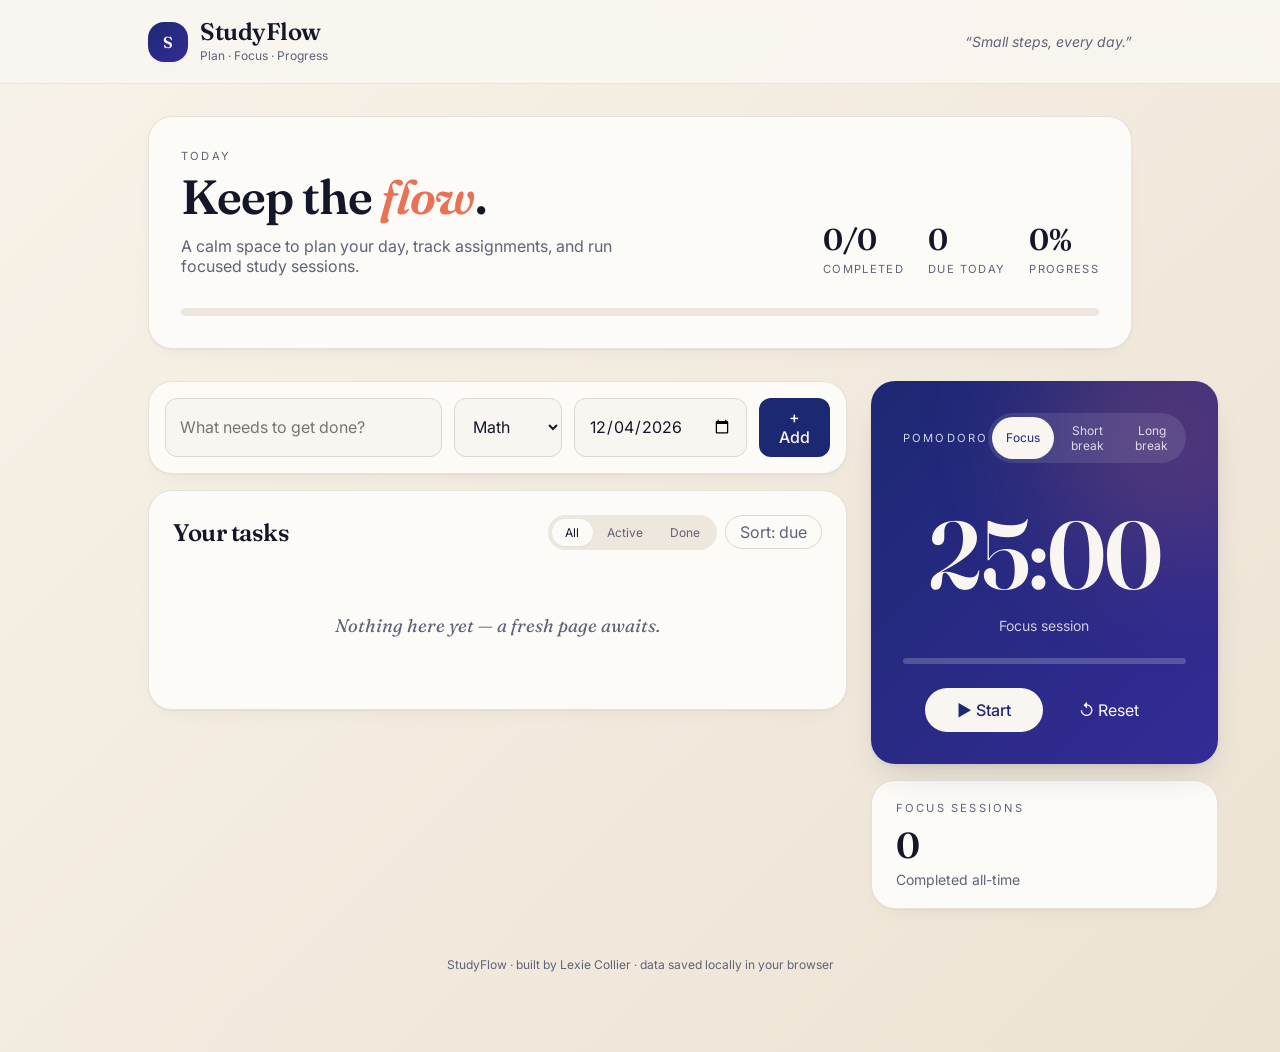
<file: index.html>
<!doctype html>
<html lang="en">
  <head>
    <meta charset="UTF-8" />
    <meta name="viewport" content="width=device-width, initial-scale=1.0" />
    <title>StudyFlow — Plan, Focus, Progress</title>
    <meta name="description" content="A calm study planner with tasks, Pomodoro timer, and progress tracking for college students." />
    <meta name="author" content="Lexie Collier" />
    <link rel="preconnect" href="https://fonts.googleapis.com" />
    <link rel="preconnect" href="https://fonts.gstatic.com" crossorigin />
    <link href="https://fonts.googleapis.com/css2?family=Fraunces:opsz,wght@9..144,400;9..144,600;9..144,700&family=Inter:wght@400;500;600&display=swap" rel="stylesheet" />
    <link rel="stylesheet" href="css/style.css" />
  </head>
  <body>
    <header class="site-header">
      <div class="container header-inner">
        <div class="brand">
          <div class="logo">S</div>
          <div>
            <h1>StudyFlow</h1>
            <p class="tagline">Plan · Focus · Progress</p>
          </div>
        </div>
        <p class="quote">“Small steps, every day.”</p>
      </div>
    </header>

    <main class="container main">
      <section class="card overview">
        <div class="overview-top">
          <div>
            <p class="eyebrow">Today</p>
            <h2 class="display">Keep the <em>flow</em>.</h2>
            <p class="muted">A calm space to plan your day, track assignments, and run focused study sessions.</p>
          </div>
          <div class="stats">
            <div><p class="stat-value" id="stat-completed">0/0</p><p class="stat-label">Completed</p></div>
            <div><p class="stat-value" id="stat-due">0</p><p class="stat-label">Due today</p></div>
            <div><p class="stat-value" id="stat-progress">0%</p><p class="stat-label">Progress</p></div>
          </div>
        </div>
        <div class="progress-bar"><div class="progress-fill" id="progress-fill"></div></div>
      </section>

      <div class="grid">
        <div class="col-tasks">
          <form id="task-form" class="card task-form">
            <input id="task-title" type="text" placeholder="What needs to get done?" required />
            <select id="task-subject">
              <option>Math</option><option>Science</option><option>History</option>
              <option>English</option><option>Other</option>
            </select>
            <input id="task-due" type="date" required />
            <button type="submit">+ Add</button>
          </form>

          <section class="card task-list-card">
            <div class="task-list-head">
              <h3 class="display-sm">Your tasks</h3>
              <div class="controls">
                <div class="filter-group" id="filter-group">
                  <button data-filter="all" class="active">All</button>
                  <button data-filter="active">Active</button>
                  <button data-filter="done">Done</button>
                </div>
                <button id="sort-btn" class="sort-btn">Sort: due</button>
              </div>
            </div>
            <ul id="task-list"></ul>
            <p id="empty-state" class="empty">Nothing here yet — a fresh page awaits.</p>
          </section>
        </div>

        <div class="col-timer">
          <section class="card timer">
            <div class="timer-head">
              <p class="eyebrow light">Pomodoro</p>
              <div class="mode-group" id="mode-group">
                <button data-mode="focus" data-seconds="1500" class="active">Focus</button>
                <button data-mode="short" data-seconds="300">Short break</button>
                <button data-mode="long" data-seconds="900">Long break</button>
              </div>
            </div>
            <div class="timer-display" id="timer-display">25:00</div>
            <p class="timer-label" id="timer-label">Focus session</p>
            <div class="timer-bar"><div id="timer-fill"></div></div>
            <div class="timer-actions">
              <button id="start-btn" class="btn-primary">▶ Start</button>
              <button id="reset-btn" class="btn-ghost">↺ Reset</button>
            </div>
          </section>

          <section class="card sessions">
            <p class="eyebrow">Focus sessions</p>
            <p class="display-sm" id="session-count">0</p>
            <p class="muted small">Completed all-time</p>
          </section>
        </div>
      </div>

      <footer class="footer">StudyFlow · built by Lexie Collier · data saved locally in your browser</footer>
    </main>

    <script src="js/main.js"></script>
  </body>
</html>
</file>
<file: css/style.css>
:root {
  --bg: hsl(38 40% 96%);
  --fg: hsl(230 35% 12%);
  --card: hsl(40 50% 98%);
  --muted: hsl(230 12% 42%);
  --primary: hsl(232 60% 28%);
  --primary-fg: hsl(38 40% 96%);
  --accent: hsl(12 78% 62%);
  --success: hsl(152 45% 42%);
  --secondary: hsl(36 30% 90%);
  --border: hsl(32 20% 84%);
  --shadow-soft: 0 1px 2px hsl(230 35% 12% / .04), 0 8px 24px -12px hsl(230 35% 12% / .08);
  --shadow-lift: 0 2px 4px hsl(230 35% 12% / .06), 0 20px 40px -16px hsl(230 35% 12% / .18);
  --gradient-warm: linear-gradient(135deg, hsl(38 50% 94%), hsl(36 40% 88%));
  --gradient-focus: linear-gradient(135deg, hsl(232 60% 28%), hsl(245 55% 38%));
  --radius: 1rem;
}
* { box-sizing: border-box; margin: 0; padding: 0; }
html, body { background: var(--gradient-warm); color: var(--fg); min-height: 100%; }
body { font-family: 'Inter', system-ui, sans-serif; -webkit-font-smoothing: antialiased; }
h1, h2, h3, .display, .display-sm { font-family: 'Fraunces', Georgia, serif; letter-spacing: -.02em; font-weight: 600; }
em { font-style: italic; color: var(--accent); }
.container { max-width: 1024px; margin: 0 auto; padding: 0 1.25rem; }
.muted { color: var(--muted); margin-top: .75rem; max-width: 28rem; }
.muted.small { margin-top: .25rem; font-size: .875rem; }
.eyebrow { font-size: .7rem; text-transform: uppercase; letter-spacing: .2em; color: var(--muted); }
.eyebrow.light { color: hsl(0 0% 100% / .8); }

.site-header { position: sticky; top: 0; background: hsl(38 40% 96% / .85); backdrop-filter: blur(10px); border-bottom: 1px solid hsl(32 20% 84% / .6); z-index: 30; }
.header-inner { display: flex; align-items: center; justify-content: space-between; padding: 1.25rem 1.25rem; }
.brand { display: flex; align-items: center; gap: .75rem; }
.logo { width: 2.5rem; height: 2.5rem; border-radius: 1rem; background: var(--gradient-focus); color: var(--primary-fg); display: grid; place-items: center; font-family: 'Fraunces', serif; font-weight: 600; box-shadow: var(--shadow-soft); }
.brand h1 { font-size: 1.5rem; line-height: 1; }
.tagline { font-size: .75rem; color: var(--muted); margin-top: .25rem; }
.quote { color: var(--muted); font-style: italic; font-size: .875rem; }
@media (max-width: 600px) { .quote { display: none; } }

.main { padding: 2rem 1.25rem 4rem; display: flex; flex-direction: column; gap: 2rem; }
.card { background: var(--card); border: 1px solid hsl(32 20% 84% / .7); border-radius: 1.5rem; padding: 1.5rem; box-shadow: var(--shadow-soft); }
.overview { padding: 2rem; }
.overview-top { display: flex; flex-direction: column; gap: 1.5rem; align-items: flex-start; justify-content: space-between; }
@media (min-width: 768px) { .overview-top { flex-direction: row; align-items: flex-end; } }
.display { font-size: 2.5rem; line-height: 1.1; margin-top: .5rem; }
@media (min-width: 768px) { .display { font-size: 3rem; } }
.display-sm { font-size: 1.5rem; }
.stats { display: grid; grid-template-columns: repeat(3, auto); gap: 1.5rem; }
.stat-value { font-family: 'Fraunces', serif; font-size: 1.875rem; font-weight: 600; }
.stat-label { font-size: .7rem; text-transform: uppercase; letter-spacing: .12em; color: var(--muted); margin-top: .25rem; }
.progress-bar { margin-top: 2rem; height: .5rem; background: var(--secondary); border-radius: 9999px; overflow: hidden; }
.progress-fill { height: 100%; width: 0%; background: var(--gradient-focus); transition: width .6s ease-out; }

.grid { display: grid; gap: 1.5rem; grid-template-columns: 1fr; }
@media (min-width: 1024px) { .grid { grid-template-columns: 3fr 2fr; } }
.col-tasks, .col-timer { display: flex; flex-direction: column; gap: 1rem; }

.task-form { display: flex; flex-direction: column; gap: .75rem; padding: 1rem; }
@media (min-width: 768px) { .task-form { flex-direction: row; } }
.task-form input, .task-form select { font: inherit; padding: .6rem .85rem; border: 1px solid var(--border); border-radius: .75rem; background: var(--bg); color: var(--fg); }
.task-form input[type="text"] { flex: 1; }
.task-form button { padding: .6rem 1.25rem; border: 0; border-radius: .75rem; background: var(--primary); color: var(--primary-fg); font: inherit; font-weight: 500; cursor: pointer; transition: opacity .2s; }
.task-form button:hover { opacity: .9; }

.task-list-head { display: flex; align-items: center; justify-content: space-between; flex-wrap: wrap; gap: .75rem; margin-bottom: 1rem; }
.controls { display: flex; gap: .5rem; align-items: center; }
.filter-group { display: flex; background: var(--secondary); padding: .25rem; border-radius: 9999px; font-size: .75rem; }
.filter-group button { border: 0; background: transparent; padding: .375rem .85rem; border-radius: 9999px; cursor: pointer; color: var(--muted); font: inherit; }
.filter-group button.active { background: var(--card); color: var(--fg); box-shadow: var(--shadow-soft); }
.sort-btn { font-size: .75rem; padding: .375rem .85rem; border-radius: 9999px; border: 1px solid var(--border); background: transparent; color: var(--muted); cursor: pointer; font: inherit; }
.sort-btn:hover { color: var(--fg); }

#task-list { list-style: none; display: flex; flex-direction: column; gap: .5rem; }
.task { display: flex; align-items: center; gap: .75rem; padding: .75rem 1rem; background: var(--bg); border: 1px solid hsl(32 20% 84% / .6); border-radius: .75rem; transition: box-shadow .2s; }
.task:hover { box-shadow: var(--shadow-soft); }
.task .check { width: 1.5rem; height: 1.5rem; border-radius: 9999px; border: 2px solid var(--border); background: transparent; display: grid; place-items: center; cursor: pointer; flex-shrink: 0; transition: all .2s; }
.task .check:hover { border-color: var(--primary); }
.task.done .check { background: var(--success); border-color: var(--success); color: white; }
.task .dot { width: .5rem; height: .5rem; border-radius: 9999px; flex-shrink: 0; }
.task .body { flex: 1; min-width: 0; }
.task .title { white-space: nowrap; overflow: hidden; text-overflow: ellipsis; }
.task.done .title { text-decoration: line-through; color: var(--muted); }
.task .meta { font-size: .75rem; color: var(--muted); margin-top: .15rem; }
.task .actions { display: flex; gap: .25rem; opacity: 0; transition: opacity .2s; }
.task:hover .actions, .task:focus-within .actions { opacity: 1; }
.task .actions button { background: transparent; border: 0; padding: .35rem; border-radius: .5rem; cursor: pointer; color: var(--muted); }
.task .actions button:hover { background: var(--secondary); color: var(--fg); }
.task .actions button.del:hover { color: hsl(0 70% 52%); }
.task input.edit { font: inherit; padding: .3rem .5rem; border: 1px solid var(--border); border-radius: .5rem; width: 100%; background: var(--card); color: var(--fg); }
.empty { text-align: center; padding: 3rem 1rem; color: var(--muted); font-family: 'Fraunces', serif; font-style: italic; font-size: 1.15rem; }

.timer { background: var(--gradient-focus); color: var(--primary-fg); padding: 2rem; position: relative; overflow: hidden; box-shadow: var(--shadow-lift); border: 0; }
.timer::before { content: ""; position: absolute; right: -5rem; top: -5rem; width: 16rem; height: 16rem; border-radius: 50%; background: hsl(12 78% 62% / .2); filter: blur(60px); pointer-events: none; }
.timer > * { position: relative; }
.timer-head { display: flex; justify-content: space-between; align-items: center; }
.mode-group { display: flex; gap: .25rem; background: hsl(0 0% 100% / .1); padding: .25rem; border-radius: 9999px; font-size: .75rem; }
.mode-group button { border: 0; background: transparent; color: hsl(0 0% 100% / .8); padding: .375rem .85rem; border-radius: 9999px; cursor: pointer; font: inherit; }
.mode-group button.active { background: var(--primary-fg); color: var(--primary); }
.timer-display { font-family: 'Fraunces', serif; font-weight: 600; font-size: 5rem; text-align: center; margin-top: 2rem; font-variant-numeric: tabular-nums; letter-spacing: -.02em; }
@media (min-width: 768px) { .timer-display { font-size: 6rem; } }
.timer-label { text-align: center; opacity: .8; margin-top: .25rem; font-size: .875rem; }
.timer-bar { max-width: 24rem; margin: 1.5rem auto 0; height: .375rem; border-radius: 9999px; background: hsl(0 0% 100% / .2); overflow: hidden; }
.timer-bar > div { height: 100%; width: 0%; background: var(--accent); transition: width .5s linear; }
.timer-actions { display: flex; gap: .75rem; justify-content: center; margin-top: 1.5rem; }
.btn-primary { padding: .75rem 2rem; border-radius: 9999px; border: 0; background: var(--primary-fg); color: var(--primary); font: inherit; font-weight: 500; cursor: pointer; }
.btn-primary:hover { opacity: .92; }
.btn-ghost { padding: .75rem 1.5rem; border-radius: 9999px; border: 0; background: transparent; color: var(--primary-fg); font: inherit; cursor: pointer; }
.btn-ghost:hover { background: hsl(0 0% 100% / .1); }

.sessions { padding: 1.25rem 1.5rem; }
.sessions .display-sm { font-size: 2.25rem; margin-top: .5rem; }

.footer { text-align: center; font-size: .75rem; color: var(--muted); padding: 1rem 0; }
</file>
<file: studyflow/css/style.css>
:root {
  --bg: hsl(38 40% 96%);
  --fg: hsl(230 35% 12%);
  --card: hsl(40 50% 98%);
  --muted: hsl(230 12% 42%);
  --primary: hsl(232 60% 28%);
  --primary-fg: hsl(38 40% 96%);
  --accent: hsl(12 78% 62%);
  --success: hsl(152 45% 42%);
  --secondary: hsl(36 30% 90%);
  --border: hsl(32 20% 84%);
  --shadow-soft: 0 1px 2px hsl(230 35% 12% / .04), 0 8px 24px -12px hsl(230 35% 12% / .08);
  --shadow-lift: 0 2px 4px hsl(230 35% 12% / .06), 0 20px 40px -16px hsl(230 35% 12% / .18);
  --gradient-warm: linear-gradient(135deg, hsl(38 50% 94%), hsl(36 40% 88%));
  --gradient-focus: linear-gradient(135deg, hsl(232 60% 28%), hsl(245 55% 38%));
  --radius: 1rem;
}
* { box-sizing: border-box; margin: 0; padding: 0; }
html, body { background: var(--gradient-warm); color: var(--fg); min-height: 100%; }
body { font-family: 'Inter', system-ui, sans-serif; -webkit-font-smoothing: antialiased; }
h1, h2, h3, .display, .display-sm { font-family: 'Fraunces', Georgia, serif; letter-spacing: -.02em; font-weight: 600; }
em { font-style: italic; color: var(--accent); }
.container { max-width: 1024px; margin: 0 auto; padding: 0 1.25rem; }
.muted { color: var(--muted); margin-top: .75rem; max-width: 28rem; }
.muted.small { margin-top: .25rem; font-size: .875rem; }
.eyebrow { font-size: .7rem; text-transform: uppercase; letter-spacing: .2em; color: var(--muted); }
.eyebrow.light { color: hsl(0 0% 100% / .8); }

.site-header { position: sticky; top: 0; background: hsl(38 40% 96% / .85); backdrop-filter: blur(10px); border-bottom: 1px solid hsl(32 20% 84% / .6); z-index: 30; }
.header-inner { display: flex; align-items: center; justify-content: space-between; padding: 1.25rem 1.25rem; }
.brand { display: flex; align-items: center; gap: .75rem; }
.logo { width: 2.5rem; height: 2.5rem; border-radius: 1rem; background: var(--gradient-focus); color: var(--primary-fg); display: grid; place-items: center; font-family: 'Fraunces', serif; font-weight: 600; box-shadow: var(--shadow-soft); }
.brand h1 { font-size: 1.5rem; line-height: 1; }
.tagline { font-size: .75rem; color: var(--muted); margin-top: .25rem; }
.quote { color: var(--muted); font-style: italic; font-size: .875rem; }
@media (max-width: 600px) { .quote { display: none; } }

.main { padding: 2rem 1.25rem 4rem; display: flex; flex-direction: column; gap: 2rem; }
.card { background: var(--card); border: 1px solid hsl(32 20% 84% / .7); border-radius: 1.5rem; padding: 1.5rem; box-shadow: var(--shadow-soft); }
.overview { padding: 2rem; }
.overview-top { display: flex; flex-direction: column; gap: 1.5rem; align-items: flex-start; justify-content: space-between; }
@media (min-width: 768px) { .overview-top { flex-direction: row; align-items: flex-end; } }
.display { font-size: 2.5rem; line-height: 1.1; margin-top: .5rem; }
@media (min-width: 768px) { .display { font-size: 3rem; } }
.display-sm { font-size: 1.5rem; }
.stats { display: grid; grid-template-columns: repeat(3, auto); gap: 1.5rem; }
.stat-value { font-family: 'Fraunces', serif; font-size: 1.875rem; font-weight: 600; }
.stat-label { font-size: .7rem; text-transform: uppercase; letter-spacing: .12em; color: var(--muted); margin-top: .25rem; }
.progress-bar { margin-top: 2rem; height: .5rem; background: var(--secondary); border-radius: 9999px; overflow: hidden; }
.progress-fill { height: 100%; width: 0%; background: var(--gradient-focus); transition: width .6s ease-out; }

.grid { display: grid; gap: 1.5rem; grid-template-columns: 1fr; }
@media (min-width: 1024px) { .grid { grid-template-columns: 3fr 2fr; } }
.col-tasks, .col-timer { display: flex; flex-direction: column; gap: 1rem; }

.task-form { display: flex; flex-direction: column; gap: .75rem; padding: 1rem; }
@media (min-width: 768px) { .task-form { flex-direction: row; } }
.task-form input, .task-form select { font: inherit; padding: .6rem .85rem; border: 1px solid var(--border); border-radius: .75rem; background: var(--bg); color: var(--fg); }
.task-form input[type="text"] { flex: 1; }
.task-form button { padding: .6rem 1.25rem; border: 0; border-radius: .75rem; background: var(--primary); color: var(--primary-fg); font: inherit; font-weight: 500; cursor: pointer; transition: opacity .2s; }
.task-form button:hover { opacity: .9; }

.task-list-head { display: flex; align-items: center; justify-content: space-between; flex-wrap: wrap; gap: .75rem; margin-bottom: 1rem; }
.controls { display: flex; gap: .5rem; align-items: center; }
.filter-group { display: flex; background: var(--secondary); padding: .25rem; border-radius: 9999px; font-size: .75rem; }
.filter-group button { border: 0; background: transparent; padding: .375rem .85rem; border-radius: 9999px; cursor: pointer; color: var(--muted); font: inherit; }
.filter-group button.active { background: var(--card); color: var(--fg); box-shadow: var(--shadow-soft); }
.sort-btn { font-size: .75rem; padding: .375rem .85rem; border-radius: 9999px; border: 1px solid var(--border); background: transparent; color: var(--muted); cursor: pointer; font: inherit; }
.sort-btn:hover { color: var(--fg); }

#task-list { list-style: none; display: flex; flex-direction: column; gap: .5rem; }
.task { display: flex; align-items: center; gap: .75rem; padding: .75rem 1rem; background: var(--bg); border: 1px solid hsl(32 20% 84% / .6); border-radius: .75rem; transition: box-shadow .2s; }
.task:hover { box-shadow: var(--shadow-soft); }
.task .check { width: 1.5rem; height: 1.5rem; border-radius: 9999px; border: 2px solid var(--border); background: transparent; display: grid; place-items: center; cursor: pointer; flex-shrink: 0; transition: all .2s; }
.task .check:hover { border-color: var(--primary); }
.task.done .check { background: var(--success); border-color: var(--success); color: white; }
.task .dot { width: .5rem; height: .5rem; border-radius: 9999px; flex-shrink: 0; }
.task .body { flex: 1; min-width: 0; }
.task .title { white-space: nowrap; overflow: hidden; text-overflow: ellipsis; }
.task.done .title { text-decoration: line-through; color: var(--muted); }
.task .meta { font-size: .75rem; color: var(--muted); margin-top: .15rem; }
.task .actions { display: flex; gap: .25rem; opacity: 0; transition: opacity .2s; }
.task:hover .actions, .task:focus-within .actions { opacity: 1; }
.task .actions button { background: transparent; border: 0; padding: .35rem; border-radius: .5rem; cursor: pointer; color: var(--muted); }
.task .actions button:hover { background: var(--secondary); color: var(--fg); }
.task .actions button.del:hover { color: hsl(0 70% 52%); }
.task input.edit { font: inherit; padding: .3rem .5rem; border: 1px solid var(--border); border-radius: .5rem; width: 100%; background: var(--card); color: var(--fg); }
.empty { text-align: center; padding: 3rem 1rem; color: var(--muted); font-family: 'Fraunces', serif; font-style: italic; font-size: 1.15rem; }

.timer { background: var(--gradient-focus); color: var(--primary-fg); padding: 2rem; position: relative; overflow: hidden; box-shadow: var(--shadow-lift); border: 0; }
.timer::before { content: ""; position: absolute; right: -5rem; top: -5rem; width: 16rem; height: 16rem; border-radius: 50%; background: hsl(12 78% 62% / .2); filter: blur(60px); pointer-events: none; }
.timer > * { position: relative; }
.timer-head { display: flex; justify-content: space-between; align-items: center; }
.mode-group { display: flex; gap: .25rem; background: hsl(0 0% 100% / .1); padding: .25rem; border-radius: 9999px; font-size: .75rem; }
.mode-group button { border: 0; background: transparent; color: hsl(0 0% 100% / .8); padding: .375rem .85rem; border-radius: 9999px; cursor: pointer; font: inherit; }
.mode-group button.active { background: var(--primary-fg); color: var(--primary); }
.timer-display { font-family: 'Fraunces', serif; font-weight: 600; font-size: 5rem; text-align: center; margin-top: 2rem; font-variant-numeric: tabular-nums; letter-spacing: -.02em; }
@media (min-width: 768px) { .timer-display { font-size: 6rem; } }
.timer-label { text-align: center; opacity: .8; margin-top: .25rem; font-size: .875rem; }
.timer-bar { max-width: 24rem; margin: 1.5rem auto 0; height: .375rem; border-radius: 9999px; background: hsl(0 0% 100% / .2); overflow: hidden; }
.timer-bar > div { height: 100%; width: 0%; background: var(--accent); transition: width .5s linear; }
.timer-actions { display: flex; gap: .75rem; justify-content: center; margin-top: 1.5rem; }
.btn-primary { padding: .75rem 2rem; border-radius: 9999px; border: 0; background: var(--primary-fg); color: var(--primary); font: inherit; font-weight: 500; cursor: pointer; }
.btn-primary:hover { opacity: .92; }
.btn-ghost { padding: .75rem 1.5rem; border-radius: 9999px; border: 0; background: transparent; color: var(--primary-fg); font: inherit; cursor: pointer; }
.btn-ghost:hover { background: hsl(0 0% 100% / .1); }

.sessions { padding: 1.25rem 1.5rem; }
.sessions .display-sm { font-size: 2.25rem; margin-top: .5rem; }

.footer { text-align: center; font-size: .75rem; color: var(--muted); padding: 1rem 0; }
</file>
